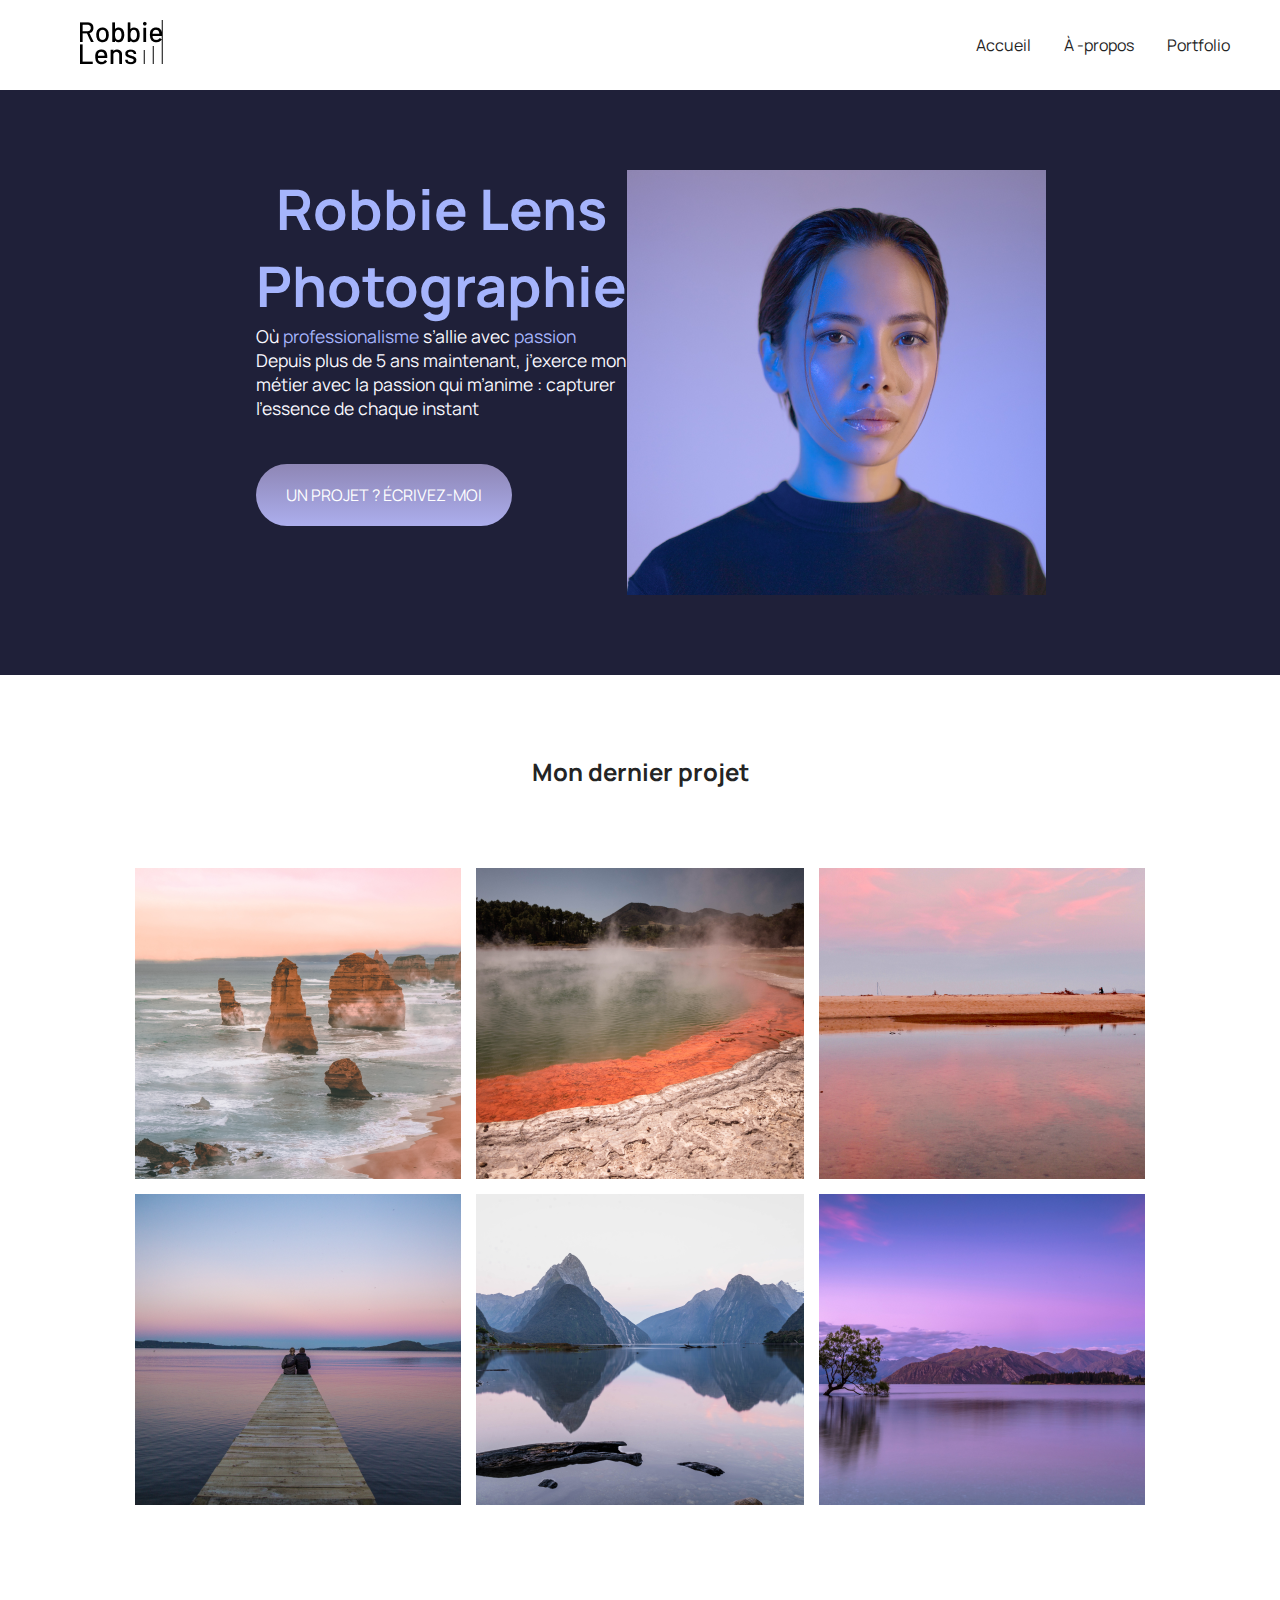
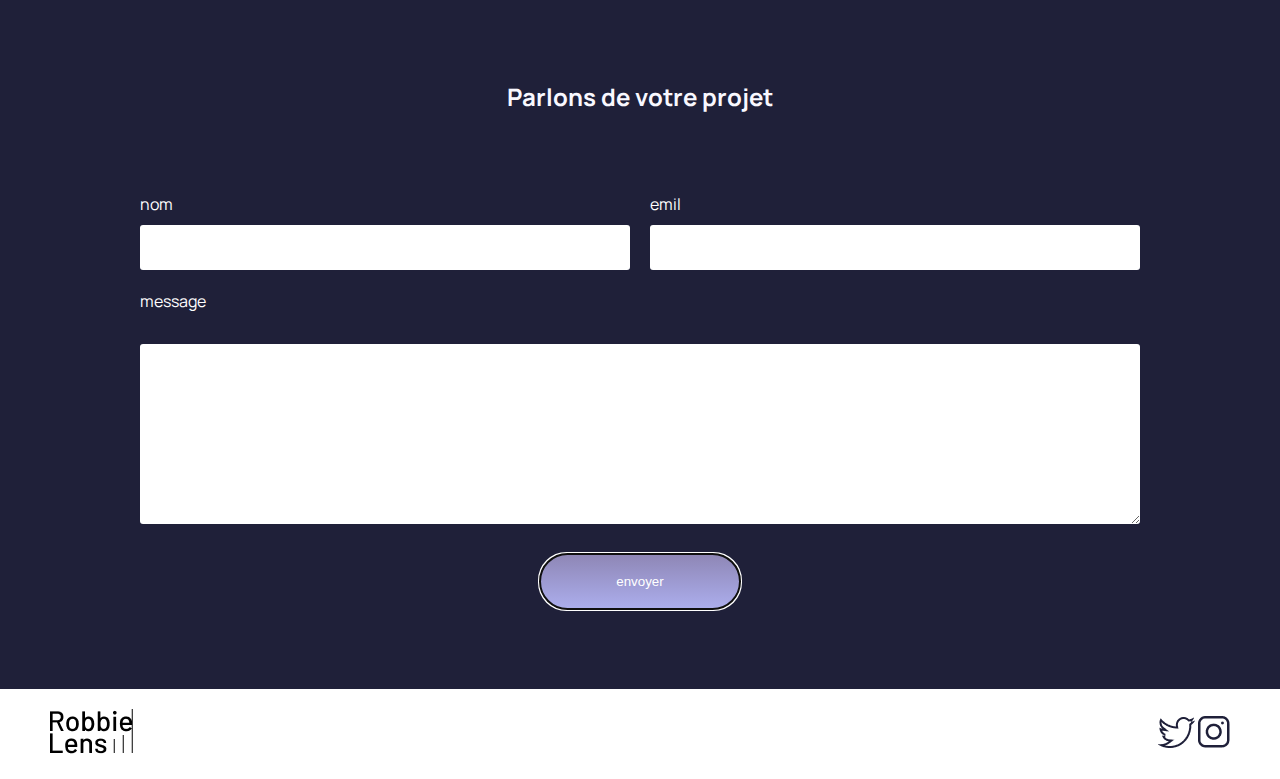
<file: index.html>
<!DOCTYPE html>
 <html lang="fr">
<head>
        <meta charset="UTF-8">
        <meta charset="utf-8">  
        <title> Robbie Lens Photography   </title>
        <link href=" style1.css    " rel=" stylesheet    "/>
        <link rel="preconnect" href="https://fonts.googleapis.com">
       <link rel="preconnect" href="https://fonts.gstatic.com" crossorigin>
       <link href="https://fonts.googleapis.com/css2?family=Manrope&family=Montserrat:ital@0;1&display=swap" rel="stylesheet">
       <link rel="preconnect" href="https://fonts.googleapis.com">
      <link rel="preconnect" href="https://fonts.gstatic.com" crossorigin>
         <link href="https://fonts.googleapis.com/css2?family=Montserrat:ital@0;1&display=swap" rel="stylesheet">
</head>

<body>
     
   <header>
       <nav>
          <a href="index.html" class="lien-icone">
            <img src="images/logo.png" alt="Logo Robbie Lens" >
              <div>   
               <a href=" index.html   ">  Accueil     </a>
                <a href=" a-propos.html ">À -propos      </a>
                <a href="  Portfolio.html      "> Portfolio      </a>
               </div>   
      </nav>  
  </header>
      <main> 
         <section class=" accueil-introduction     "> 
            <div>     
                <h1>   Robbie Lens Photographie  </h1>
                 <p>   
                Où  <em>  professionalisme  </em>  s’allie 
                avec <em> passion </em>
               Depuis plus de 5 ans maintenant, j’exerce mon métier avec la passion
                qui m’anime : capturer l’essence de chaque instant              
                </p>
                <br>
                <br>
                 <a href="" class="cta">UN PROJET ? ÉCRIVEZ-MOI</a>  
            </div>
               <img src="images/robbie-lens.png " alt = " Portrait avec effet de la 
                       photographe Robbie Lens" />    
         </section>  

            <section class="accueil-photos "   >   

               <h2>Mon dernier projet</h2>
               <div>   
               <img src="images2/element-1.png"     alt="Twelve apostles - Australie" /> 
               <img src = "images2/element-2.png"  alt="Wai-O-Tapu - Nouvelle-Zélande" /> 
                 <img src = "images2/element-3.png"  alt="Parc National d’Abel Tasman - Nouvelle-Zélande" /> 
               </div> 
               <div>
              <img src ="images2/element-4.png"    alt="Lac Rotorua - Nouvelle-Zélande" />
               <img src=" images2/element-5.png   "   alt="Milford Sound - Nouvelle-Zélande" />
                <img src ="images2/element-6.png"     alt="Lac Wanaka - Nouvelle-Zélande" />
               </div>


            </section>


 <section class=" section-contact     ">   
              <h2> Parlons de votre projet    </h2>

          <form method="get"  action=""   > 
    <div class="form-nom-email">

              <div class="form-column">
              <label for="ss"> nom         </label>
              <input id="ss" type="text"   >
             </div>  

        <div class="form-column">    
         <label for="ww"  >  emil          </label>
         <input id="ww" type="email"     > 
        </div>
    </div>
   
         
        <label for= " message  " >   message    </label> <br>
        <textarea      name= "  message  "   id="message" rows="10"  >      </textarea>  
        <input  autofocus type="submit" value="envoyer"    class="  cta  ">
         
     </form> 
 </section>


      </main>
      <footer>   
         <a  href="  index.html      "> <img src="images/logo.png     " />
            <div>   
               <a target="_blank" href=" https://twitter.com    " > 
                  <img src="images/twitter.png       " alt= " logo twitter      ">
                   </a>

                  <a target="_blank" href=" https://www.instagram.com       " >  
                  <img src="images/instagram.png" alt= "logo instagram    "/>
               </a>
            </div>         
         </footer>    
    </body>

 </html>
</file>
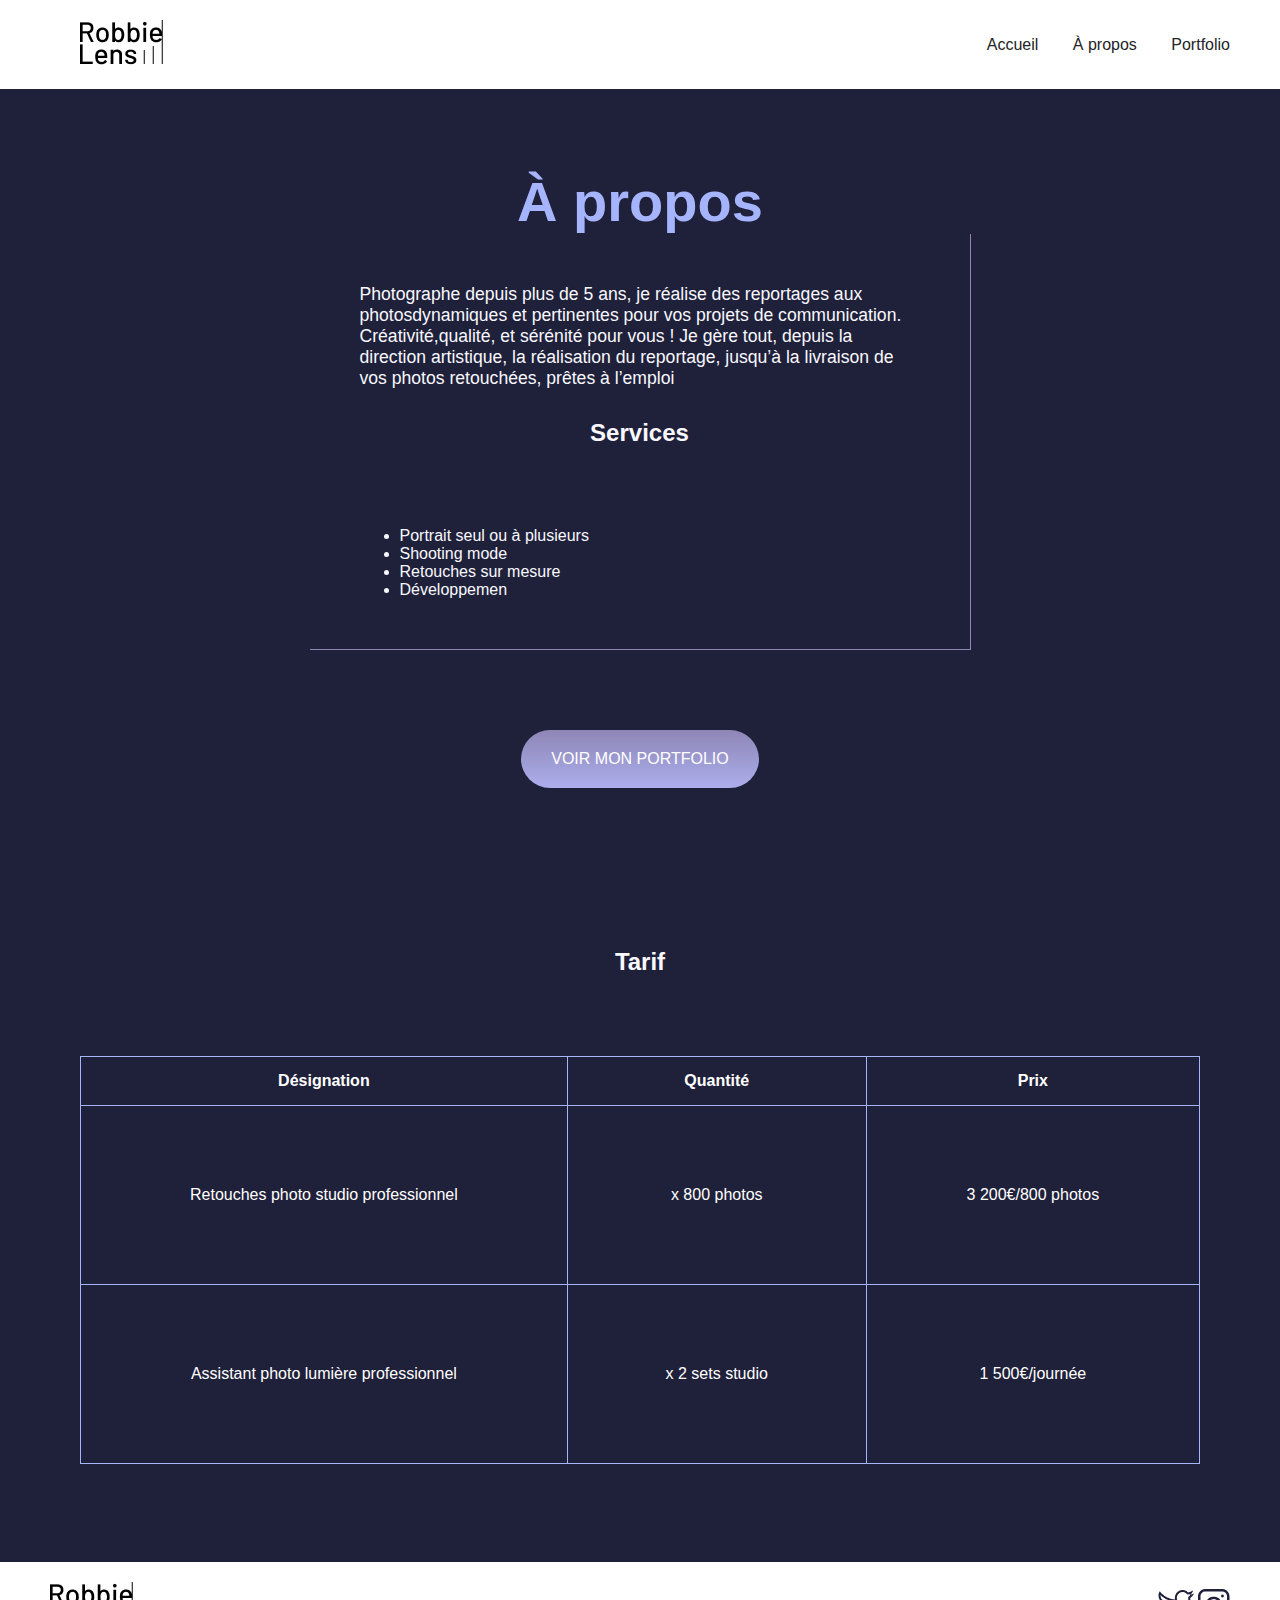
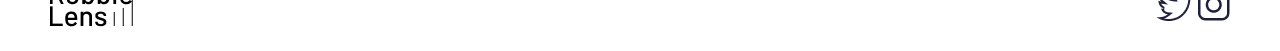
<file: a-propos.html>
<!DOCTYPE html>
<html lang="fr">
<head>
    <meta charset="UTF-8">
 
    <title> À propos - Robbie Lens Photographie      </title>
    
    <link href=" style1.css    " rel=" stylesheet    "/>
    <link rel="preconnect" href="https://fonts.googleapis.com">
    <link rel="preconnect" href="https://fonts.gstatic.com" crossorigin>
    <link href="https://fonts.googleapis.com/css2?family=Montserrat:ital@0;1&display=swap" rel="stylesheet">
    <link rel="preconnect" href="https://fonts.googleapis.com">
    <link rel="preconnect" href="https://fonts.gstatic.com" crossorigin>
    <link href="https://fonts.googleapis.com/css2?family=Montserrat:ital@1&display=swap" rel="stylesheet">
</head>

<body>
    <header> 
     <div class=" entete  "    > 
        <nav> 
           <a href="  index.html     " > <img src="images/logo.png      ">         </a>     
             <div> 
              <a href=" index.html    ">  Accueil   </a>
              <a href="a-propos.html">À propos</a>
              <a href="portfolio.html">Portfolio</a> 
             </div>
        </nav>
 
        </div>
    </header>

    <main class="a-propos-main"> 
         <section   >          
           <h1> À propos   </h1>
            <div class=" cadre    ">
              <p>
    
             Photographe depuis plus de 5 ans, je réalise des reportages aux photosdynamiques et pertinentes
             pour vos projets de communication. Créativité,qualité, et sérénité pour vous ! Je gère tout,
             depuis la direction artistique, la réalisation du reportage, jusqu’à la livraison de vos photos
             retouchées, prêtes à l’emploi
              </p> 

              <h2> Services    </h2>
               <ul> 
                  <li>  Portrait seul ou à plusieurs    </li>    
                   <li>  Shooting mode    </li>
                    <li> Retouches sur mesure    </li>
                    <li>   Développemen    </li>
                </ul>
             </div>
                 
              <div>
             <a href="Portfolio.html" class="cta">VOIR MON PORTFOLIO</a>  
            </div>
         </section>

           <section class="wam">
               <h2>   Tarif  </h2> 

                    <table  >   
                        <thead> 
                             <tr > 
                               <th>   Désignation     </th>
                               <th>  Quantité     </th>
                               <th>  Prix       </th>
                            </tr> 
                         </thead> 
                         <tbody>   
                            <tr> 
                                 <td> Retouches  photo studio professionnel  </td>
                                 <td> x 800 photos     </td>
                                 <td>  3 200€/800 photos    </td>
                             </tr> 
                             <tr>            
                                  <td>   Assistant photo lumière professionnel   </td>
                                  <td>  x 2 sets studio      </td>
                                  <td>  1 500€/journée       </td>
                             </tr>
                         </tbody>

                    </table>

            </section>


    </main>
               <br>
         <footer> 
             <a href="  index.html     "class="lien-icone     "  > 
             <img src="images/logo.png      "   alt= "logo"   />
              </a>

             <div>  
              <a target="_blank  " href=" https://twitter.com     ">
              <img src="images/twitter.png" alt="logo twitter    "/>  </a> 
              <a target="_blank" href= "https://www.instagram.com    ">
               <img src="images/instagram.png    "> </a>
             </div>

         </footer>
</body>
</html>
</file>
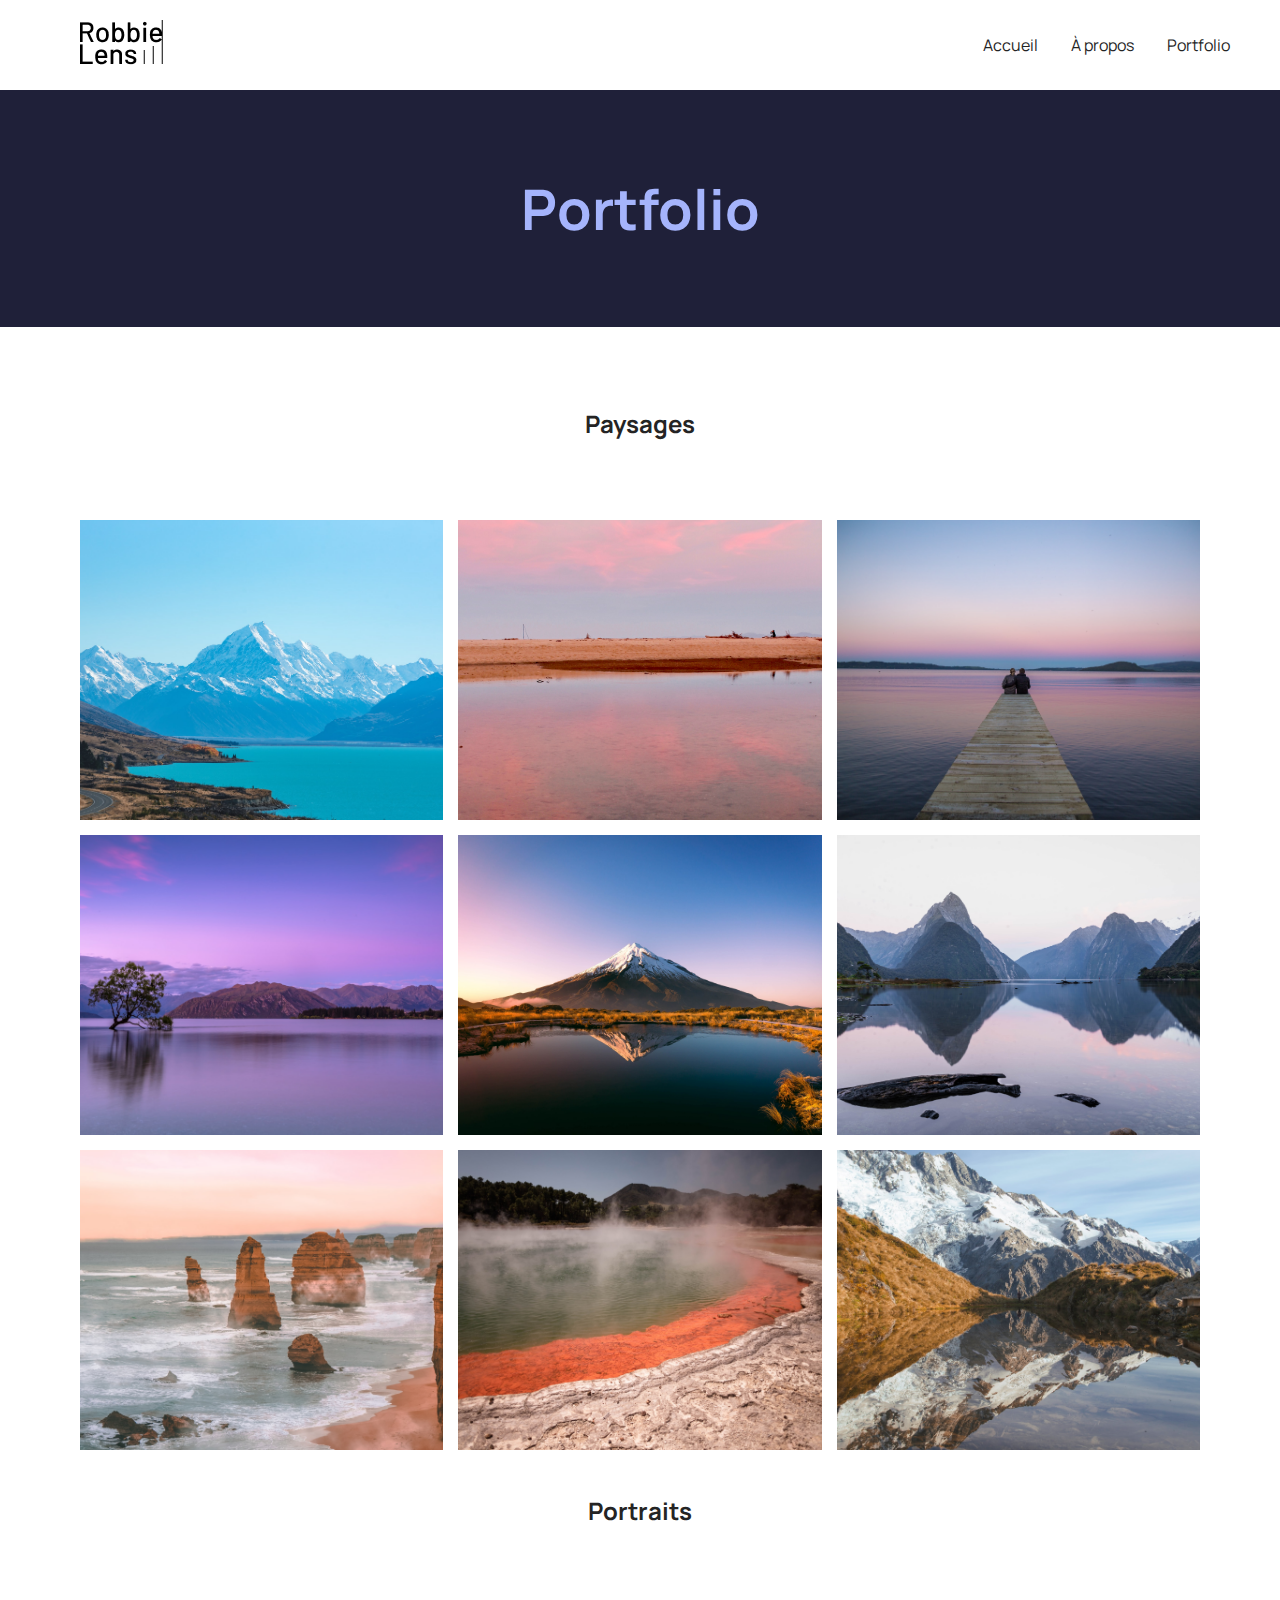
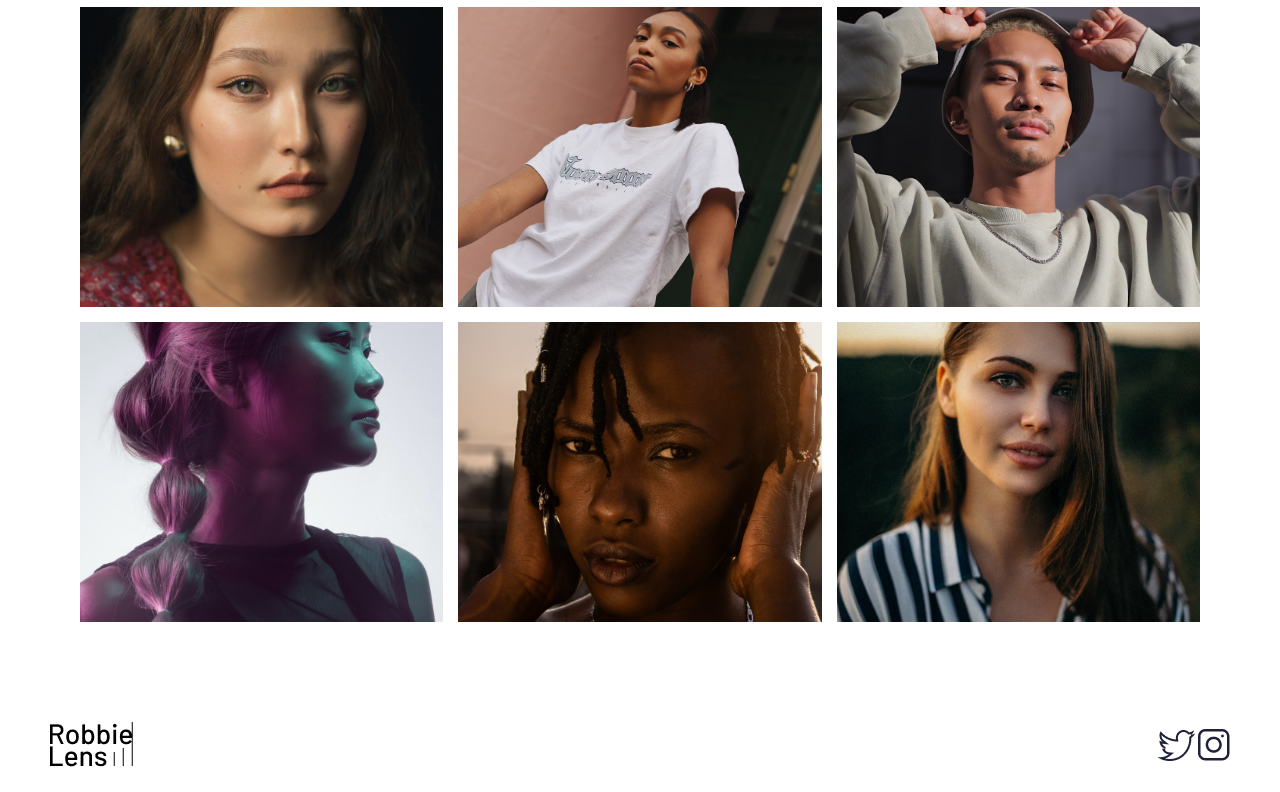
<file: Portfolio.html>
<!DOCTYPE html>
<html lang="fr">
<head>
    <meta charset="UTF-8">
    <meta http-equiv="X-UA-Compatible" content="IE=edge">
    <meta name="viewport" content="width=device-width, initial-scale=1.0">
    <link href=" style1.css    " rel=" stylesheet    "/>
    <title> Portfolio - Robbie Lens Photographie          </title> 
    <link rel="preconnect" href="https://fonts.googleapis.com">
    <link rel="preconnect" href="https://fonts.gstatic.com" crossorigin>
    <link href="https://fonts.googleapis.com/css2?family=Manrope&family=Montserrat&display=swap" rel="stylesheet">

</head>
<body>
    <header>
        <nav>
            
            <a href="index.html" class="lien-icone">
                <img src="images/logo.png" alt="Logo Robbie Lens" >
            </a>
            <div>
                <a href="index.html">Accueil</a>
                <a href="a-propos.html">À propos</a>
                <a href="portfolio.html">Portfolio</a>
            </div>
        </nav>
    </header>
    <main>
        <section >
            <h1>Portfolio</h1>
        </section>
        <section class="portfolio-section-photos">
            <h2  > Paysages</h2>
            <div class=" grid-paysages    ">     
                <a href="images3/paysage1.jpg" class="lien-conteneur-photo">
                    <img src="images3/paysage1.jpg" alt="Mont Aoraki - Nouvelle-Zélande" />
                    
                    <div class="photo-hover">Voir la photo</div>
                </a>
                <a href="images3/paysage2.jpg" class="lien-conteneur-photo">
                    <img src="images3/paysage2.jpg" alt="Mont Aoraki - Nouvelle-Zélande" />
                    
                    <div class="photo-hover">Voir la photo</div>
                </a>
                 
                <a href="images3/paysage3.jpg" class="lien-conteneur-photo">
                    <img src="images3/paysage3.jpg" alt="Mont Aoraki - Nouvelle-Zélande" />
                    
                    <div class="photo-hover">Voir la photo</div>
                </a>
                <a href="images3/paysage4.jpg" class="lien-conteneur-photo">
                    <img src="images3/paysage4.jpg" alt="Mont Aoraki - Nouvelle-Zélande" />
                    
                    <div class="photo-hover">Voir la photo</div>
                </a>
                <a href="images3/paysage5.jpg" class="lien-conteneur-photo">
                    <img src="images3/paysage5.jpg" alt="Mont Aoraki - Nouvelle-Zélande" />
                    
                    <div class="photo-hover">Voir la photo</div>
                </a>
                <a href="images3/paysage6.jpg" class="lien-conteneur-photo">
                    <img src="images3/paysage6.jpg" alt="Mont Aoraki - Nouvelle-Zélande" />
                    
                    <div class="photo-hover">Voir la photo</div>
                </a>
                <a href="images3/paysage7.jpg" class="lien-conteneur-photo">
                    <img src="images3/paysage7.jpg" alt="Mont Aoraki - Nouvelle-Zélande" />
                    
                    <div class="photo-hover">Voir la photo</div>
                </a>
                <a href="images3/paysage8.jpg" class="lien-conteneur-photo">
                    <img src="images3/paysage8.jpg" alt="Mont Aoraki - Nouvelle-Zélande" />
                    
                    <div class="photo-hover">Voir la photo</div>
                </a>
                <a href="images3/paysage9.jpg" class="lien-conteneur-photo">
                    <img src="images3/paysage9.jpg" alt="Mont Aoraki - Nouvelle-Zélande" />
                    
                    <div class="photo-hover">Voir la photo</div>
                </a>
                
            </div>
<br> 
<br>
            <h2>Portraits</h2>
            <div class="grid-portraits">
                
             <a href="images3/portrait1.jpg  " class="lien-conteneur-photo">
                <img src="images3/portrait1.jpg" alt="Portrait jeune femme 1" />
                
                <div class="photo-hover">Voir la photo</div>
            </a>
            <a href="images3/portrait2.jpg  " class="lien-conteneur-photo">
                <img src="images3/portrait2.jpg" alt="Portrait jeune femme 1" />
                
                <div class="photo-hover">Voir la photo</div>
            </a>
            <a href="images3/portrait3.jpg " class="lien-conteneur-photo">
                <img src="images3/portrait3.jpg" alt="Portrait jeune femme 1" />
                
                <div class="photo-hover">Voir la photo</div>
            </a>
            <a href="images3/portrait4.jpg  " class="lien-conteneur-photo">
                <img src="images3/portrait4.jpg" alt="Portrait jeune femme 1" />
                
                <div class="photo-hover">Voir la photo</div>
            </a>

            <a href="images3/portrait5.jpg  " class="lien-conteneur-photo">
                <img src="images3/portrait5.jpg" alt="Portrait jeune femme 1" />
                
                <div class="photo-hover">Voir la photo</div>
            </a>
            <a href="images3/portrait6.jpg" class="lien-conteneur-photo">
                <img src="images3/portrait6.jpg" alt="Portrait jeune femme 1" />
            
                <div class="photo-hover">Voir la photo</div>
            </a>

            </div> 
            </section>
     </main>
     <footer>
        <a href="index.html" class="lien-icone">
            <img src="images/logo.png" alt="Logo Robbie Lens" >
        </a>
        <div>
            <a target="_blank" href="https://twitter.com/" class="lien-icone">
                <img src="images/twitter.png" alt="Logo Twitter" >
            </a>
            <a target="_blank" href="https://www.instagram.com/" class="lien-icone">
                <img src="images/instagram.png" alt="Logo Instagram" >
            </a>
        </div>
    </footer>
     


</body>
</html>
</file>
<file: style1.css>
* {  
   
   margin: 0;

}

body{
    font-family: 'Manrope', sans-serif;
    font-size: 1em;
    background-color: #1F2039;
}
em{
   color:#a5b4fc ;
   font-style: normal;
}
a {
    color: #242424;
    text-decoration: none;
    cursor: grab;
 }
 .wisam{
    color:#A5B4FC   ;
    font-style: normal;
 }
 h1{
    font-size: 3.5em;
    color: #A5B4FC;
    font-family:monospace sans-serif ;
 }
 p,
 li {
    font-size: 1.1em;
    color:#F9F8FF ;
 }
 li {
    font-size: 1em;
    font-family: 'Manrope', sans-serif;
    color:#F9F8FF ;
 }
 h2{
    color: #F9F8FF;
    margin-bottom: 80px;
 }
 
 .cta {
  display: inline-block;
   background: linear-gradient(#8e86b5, #acaeed);
   color: white;
   border-radius: 50px;
   padding: 20px 30px;
   
   
 }
 .cadre + div {
  text-align: center;
}

   
 
 .cadre {
    border-right: 1px solid #8e86b5;  
   border-bottom:  1px solid #8e86b5   ;
   padding: 50px;
   width: 50%;
   margin: auto;
   margin-bottom: 80px;
    
 }
 a:hover{
   text-decoration:underline ;
 }
 
 
 .cta :hover {
  border-collapse: collapse( #696484, #8788ba    ) ;
   text-decoration: none; 
   
 }

   .lien-icone:hover {
      opacity: 0.5;  }

header,footer {
   background-color: white;
   padding: 20px  50px;
}


.cadre h2 {
   margin-top: 30px;
   
 }
 .cadre ul {
   margin-top: 30px;
 }
 section {
   padding: 80px;
 }
 
 
 .accueil-photos {
   background-color: white;
   padding: 80px;
   
 }
 @media  screen and  (max-width: 996px
 ){
.accueil-photos {
  


}

 }



 .accueil-photos h2 {
   color: #242424 ;
   text-align: center;
   margin-bottom: 80px;
   
   
 }
 .accueil-photos div {
   display: flex;
   flex-direction: row;
   gap: 15px;
   justify-content: center;
   margin-bottom: 15px;
   
 }



 .accueil-introduction {
  display: flex;
  flex-direction: row;
  width: 60%;
  max-width: 1000px;
  align-items: flex-start;
  margin: auto;
}
  
@media screen and (max-width: 996px) {
  .accueil-introduction {
    flex-direction: column;
    align-items: center;
    justify-content: center;
    
  }

  .accueil-introduction div {
    padding-right: 0;
    text-align: center;
    order: 2;
  }

  .accueil-introduction img {
    order: 1;
    margin-bottom: 20px;
    width: 100%;
    
  }

  .accueil-photos {
    padding: 20px;
  
  }

  .accueil-photos div {
    flex-direction: column;
  }

  .section-contact {
    padding: 50px 20px;
  }

  .form-nom-email {
    flex-direction: column;
    gap: 0;
  }
  
}
 

 footer, 
  nav {
   display: flex;
   flex-direction: row;
   align-items: center;
   justify-content: space-between ;
   
   
 }
  nav a{
   margin-left: 30px; 
   
   
  }

   
 .cadre ul{
   margin-top: 30px;
 }

  .a-propos-main{
    margin: auto;
  }
   
table {
  color: white;
  border-collapse: collapse;
  width: 100% ;
  text-align:center;
  
  

}

td,
th {          
border: 1px solid   #a5b4fc ;
padding: 15px;

}
td{
  padding: 80px;
  
}

.a-propos-main{
  margin: auto;

}

  h2 {  
  margin-bottom: 80
  px ;
}

h1,
h2 {
  text-align: center;
}


 .sction-contact h2 {
  color:#a5b4fc ;
  text-align: center;
  margin-bottom: 50px;
 }

 form {
  display: flex;
  flex-direction: column;
  width: 40;
  max-width: 1000px;
margin:auto ;
color:white ;
 

 }
 .form-nom-email {
  display: flex;
  flex-direction: row;
  gap: 20px;
 }
 .form-column {
  flex: 1;
  display: flex;
  flex-direction: column;
  margin-bottom: 20px;
}
input,
textarea {
  padding: 15px;
  border-radius: 3px;
  border: none;
}

label {
  margin-bottom: 10px;
}
@media screen and (max-width : 996px     ) {
  .wam {
    display: none;
  }

 }             

input[type='submit'] {
  width: 200px;
  margin: auto;
  margin-top: 30px;
}

.cta:hover {
  background: linear-gradient(#696484, #8788ba);
  text-decoration: none;
}

@media screen and (max-width: 996px) {
  header nav {
    flex-direction: column;
    align-items: center;
    justify-content: center;
  } 

  }


.photo-hover {
  position: absolute;
  top: 0;
  left: 0;
  right: 0;
  bottom: 0;
  display: flex;
  align-items: center;
  justify-content: center;
  font-size: 1.5em;
  color: white;
  background-color: rgba(0, 0, 0, 0.7);
  display: none;
}
.lien-conteneur-photo {
  position: relative;
}
.portfolio-section-photos h2 {
  color: #242424;
  margin-bottom: 80px;
}
.grid-paysages {
  display: grid;
  grid-template-columns: 1fr 1fr 1fr;
  grid-template-rows: 300px 300px 300px;
  gap: 15px;
}
@media screen and (max-width: 996px) {
  .grid-paysages {
    grid-template-columns: 1fr;
    gap: 15px;
    

  }

   }



.grid-portraits {
  display: grid;
  grid-template-columns: 1fr 1fr 1fr;
  grid-template-rows: 300px 300px;
  gap: 15px;
}
.grid-paysages img,
.grid-portraits img {
  width: 100%;
  height: 100%;
  object-fit: cover;
}

.lien-conteneur-photo {
  position: relative;
}
.portfolio-section-photos {
  background-color: white;
}
 

.grid-portraits    :hover {
  opacity: 0.7;

     }
.grid-paysages :hover {
  opacity: 70% ;
  

}

.lien-conteneur-photo:hover .photo-hover {
  display: flex;   }
</file>
